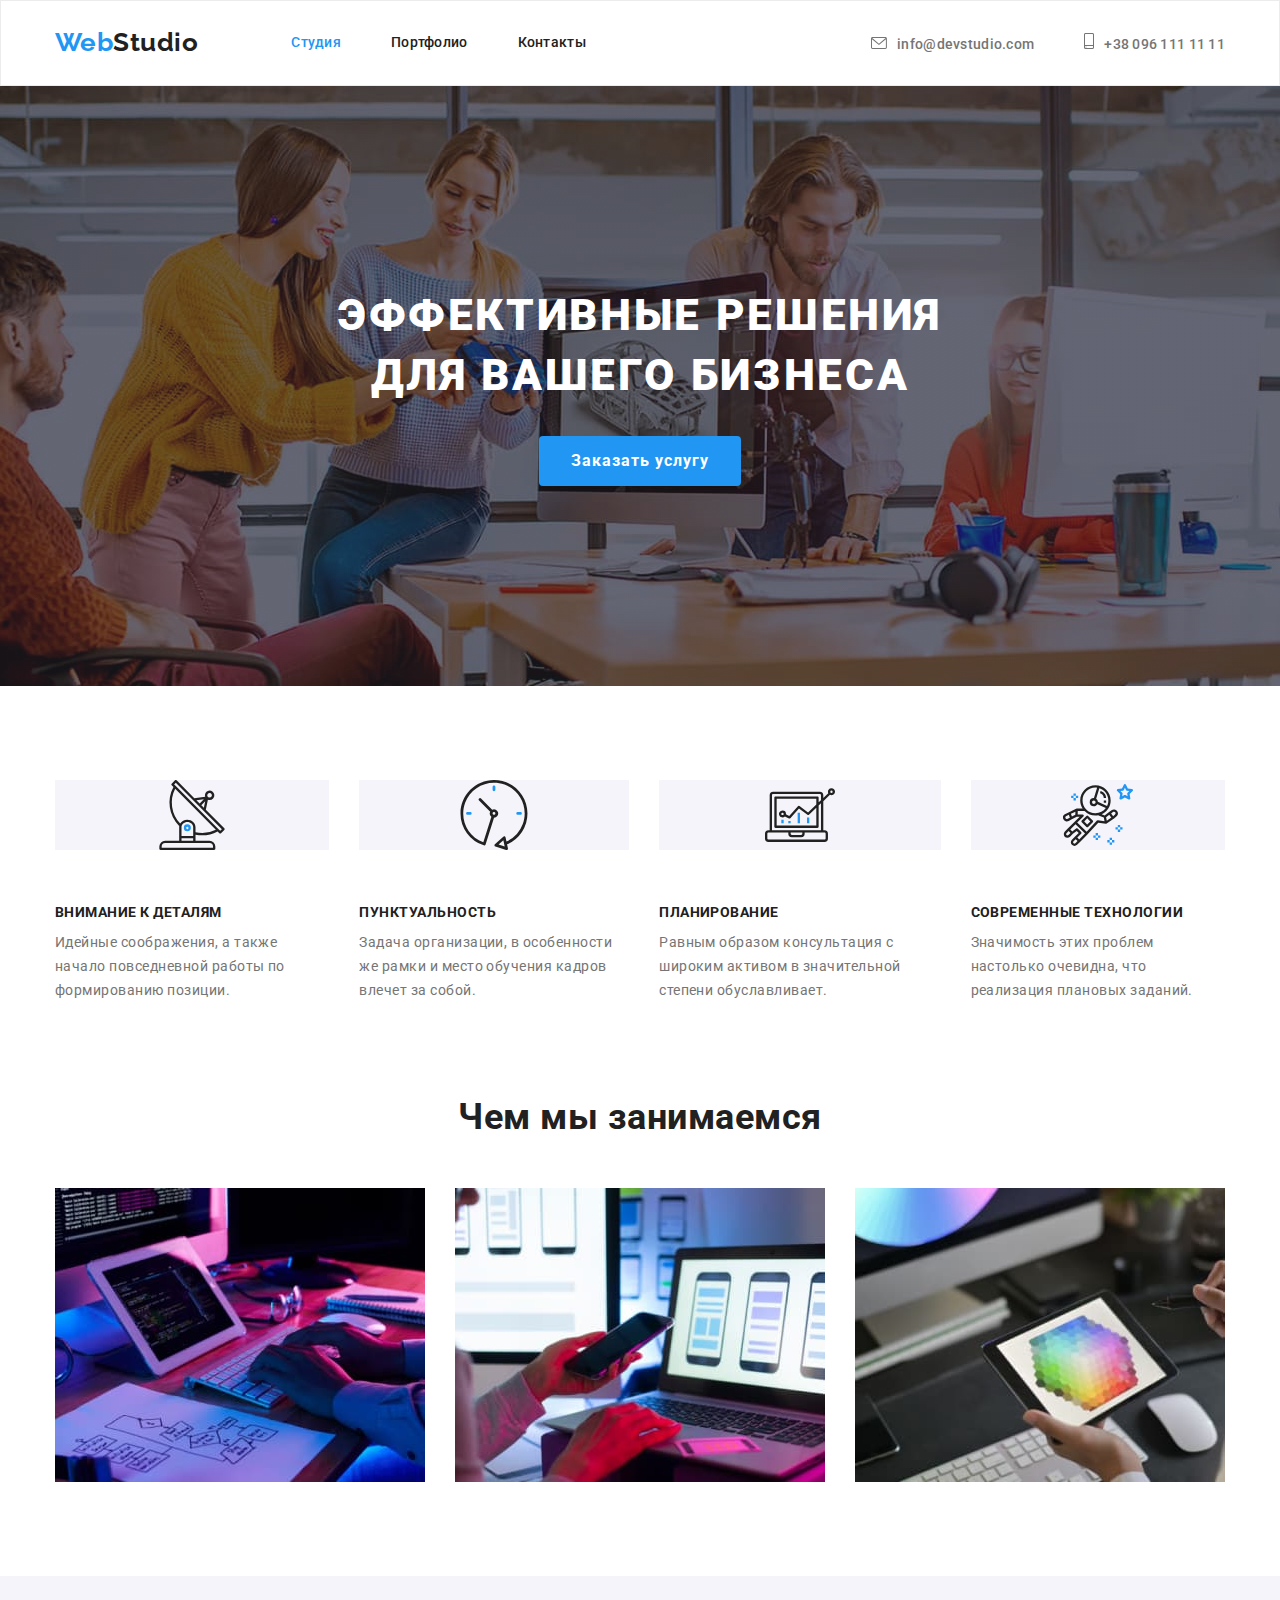
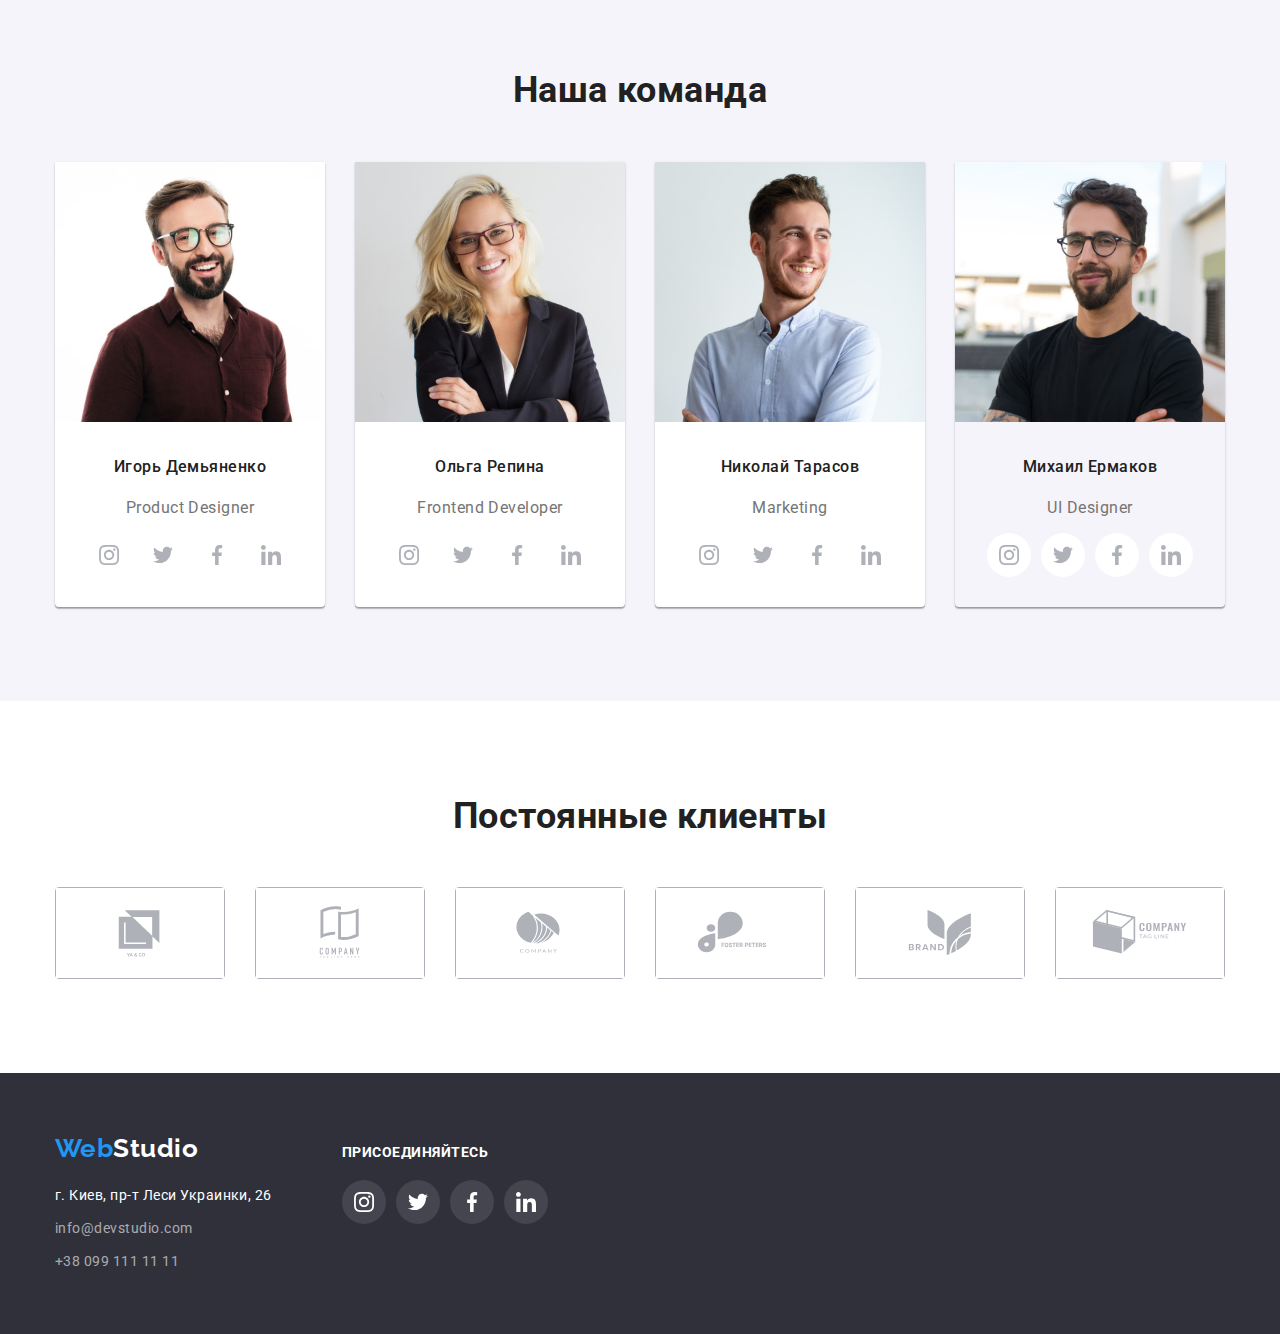
<file: index.html>
<!DOCTYPE html>
<html lang="ru">
<head>
    <meta charset="UTF-8">
    <meta http-equiv="X-UA-Compatible" content="IE=edge">
    <meta name="viewport" content="width=device-width, initial-scale=1.0">
    <title>Студия</title>
    <link rel="stylesheet" href="https://cdnjs.cloudflare.com/ajax/libs/modern-normalize/1.1.0/modern-normalize.css"
        integrity="sha512-Y0MM+V6ymRKN2zStTqzQ227DWhhp4Mzdo6gnlRnuaNCbc+YN/ZH0sBCLTM4M0oSy9c9VKiCvd4Jk44aCLrNS5Q=="
        crossorigin="anonymous" referrerpolicy="no-referrer" />
    <link rel="preconnect" href="https://fonts.googleapis.com">
    <link rel="preconnect" href="https://fonts.gstatic.com" crossorigin>
    <link href="https://fonts.googleapis.com/css2?family=Raleway:wght@700&family=Roboto:wght@400;500;700;900&display=swap"
        rel="stylesheet">
    <link rel="stylesheet" href="./css/styles.css">
</head>

<body>

<!--Шапка сайта-->
  <header class="page-header">
    <div class="container main-nav">
      <nav class="logo-nav">
       <a href="./index.html" class="logo link-all">Web<span class="studio link-all">Studio</span></a>

    <ul class="site-nav list">
        <li class="item"><a href="./index.html" class="link link-all current">Студия</a></li>
        <li class="item"><a href="./portfolio.html" class="link link-all">Портфолио</a></li>
        <li class="item"><a href="" class="link link-all">Контакты</a></li>
      </ul>
      </nav>

    <ul class="cont-nav list">
        <li class="item"><a href="mailto:info@devstudio.com" class="link link-all">
          <svg class="icon-mail">
            <use href="./icon/sprite.svg#icon-envelope-hover">
            </use>
          </svg>info@devstudio.com</a></li>
        <li class="item"><a href="tel:+380961111111" class="link link-all">
          <svg class="icon-tel">
            <use href="./icon/sprite.svg#icon-smartphone">
            </use>
          </svg>+38 096 111 11 11</a></li>
    </ul>
    </div>
  </header> 

  <main>
<!--Hero-->

    <section class="hero">
        <div class="container hero-container">
        <h1 class="hero-title">Эффективные решения для вашего бизнеса</h1>
        <button class="hero-button" type="button">Заказать услугу</button>
        </div>
    </section>

<!--Soft skils-->
<section class="skils section">
    <div class="container soft-skils">
    <h2 class="skils-title visually-hidden">Умения</h2>

    <ul class="skils-examples list">
        <li class="skils-item">
            <h3 class="title">Внимание к деталям</h3>
            <p class="paragraph">Идейные соображения, а также начало повседневной работы по формированию позиции.</p>
        </li>
        <li class="skils-item">
            <h3 class="title">Пунктуальность</h3>
            <p class="paragraph">Задача организации, в особенности же рамки и место обучения кадров влечет за собой.</p>
        </li>
        <li class="skils-item">
            <h3 class="title">Планирование</h3>
            <p class="paragraph">Равным образом консультация с широким активом в значительной степени обуславливает.</p>
        </li>
        <li class="skils-item">
            <h3 class="title">Современные технологии</h3>
            <p class="paragraph">Значимость этих проблем настолько очевидна, что реализация плановых заданий.</p>
        </li>
    </ul>
    </div>
</section>

<!-- Чем мы занимаемся -->
<section class="works">
  <div class="container work">
    <h2 class="works-title">Чем мы занимаемся</h2>
    <ul class="works-img list">
        <li class="works-item"><img class="image" src="./images1/img1.jpg" alt="Руки на клавиатуре" width="370"></li>
        <li class="works-item"><img class="image" src="./images1/img2.jpg" alt="Работа с ноутбуком и телефоном" width="370"></li>
        <li class="works-item"><img class="image" src="./images1/img3.jpg" alt="Работа с планшетом" width="370"></li>
    </ul>
    </div>
</section>

<!--Команда-->
<section class="commands">
    <div class="container command">
    <h2 class="commands-title">Наша команда</h2>
    <ul class="command-img list">
        <li class="command-item">
            <img class="image" src="./images1/photo1.jpg" alt="Игорь Демьяненко" width="270" height="260">
            <h3 class="command-title">Игорь Демьяненко</h3>
            <p class="command-text">Product Designer</p>
            <ul class="soc-list list">
              <li class="soc-item">
                <a href="" class="command-link-icon">
                  <svg class="icon-soc">
                    <use href="./icon/sprite.svg#icon-Ellipse_inst">
                    </use>
                  </svg></a>
              </li>
              <li class="soc-item">
                <a href="" class="command-link-icon">
                  <svg class="icon-soc">
                    <use href="./icon/sprite.svg#icon-Ellipse_berd">
                    </use>
                  </svg></a>
              </li>
              <li class="soc-item">
                <a href="" class="command-link-icon">
                  <svg class="icon-soc">
                    <use href="./icon/sprite.svg#icon-Ellipse_f">
                    </use>
                  </svg></a>
              </li>
              <li class="soc-item">
                <a href="" class="command-link-icon">
                  <svg class="icon-soc">
                    <use href="./icon/sprite.svg#icon-Ellipse_in">
                    </use>
                  </svg></a>
              </li>
            </ul>
        </li>
        <li class="command-item">
            <img class="image" src="./images1/photo2.jpg" alt="Ольга Репина" width="270" height="260">
            <h3 class="command-title">Ольга Репина</h3>
            <p class="command-text">Frontend Developer</p>
            <ul class="soc-list list">
              <li class="soc-item">
                <a href="" class="command-link-icon">
                  <svg class="icon-soc">
                    <use href="./icon/sprite.svg#icon-Ellipse_inst">
                   </use>
                  </svg></a>
              </li>
              <li class="soc-item">
                <a href="" class="command-link-icon">
                  <svg class="icon-soc">
                    <use href="./icon/sprite.svg#icon-Ellipse_berd">
                    </use>
                  </svg></a>
              </li>
              <li class="soc-item">
                <a href="" class="command-link-icon">
                  <svg class="icon-soc">
                    <use href="./icon/sprite.svg#icon-Ellipse_f">
                    </use>
                  </svg></a>
              </li>
              <li class="soc-item">
                <a href="" class="command-link-icon">
                  <svg class="icon-soc">
                    <use href="./icon/sprite.svg#icon-Ellipse_in">
                    </use>
                  </svg></a>
              </li>
            </ul>
        </li>
        <li class="command-item">
            <img class="image" src="./images1/photo3.jpg" alt="Николай Тарасов" width="270" height="260">
            <h3 class="command-title">Николай Тарасов</h3>
            <p class="command-text">Marketing</p>
            <ul class="soc-list list">
              <li class="soc-item">
                <a href="" class="command-link-icon">
                  <svg class="icon-soc">
                    <use href="./icon/sprite.svg#icon-Ellipse_inst">
                    </use>
                  </svg></a>
              </li>
              <li class="soc-item">
                <a href="" class="command-link-icon">
                  <svg class="icon-soc">
                    <use href="./icon/sprite.svg#icon-Ellipse_berd">
                    </use>
                  </svg></a>
              </li>
              <li class="soc-item">
                <a href="" class="command-link-icon">
                  <svg class="icon-soc">
                    <use href="./icon/sprite.svg#icon-Ellipse_f">
                    </use>
                  </svg></a>
              </li>
              <li class="soc-item">
                <a href="" class="command-link-icon">
                  <svg class="icon-soc">
                    <use href="./icon/sprite.svg#icon-Ellipse_in">
                    </use>
                  </svg></a>
              </li>
            </ul>
        </li>
        <li class="command-item">
            <img class="image" src="./images1/photo4.jpg" alt="Михаил Ермаков" width="270" height="260">
            <h3 class="command-title">Михаил Ермаков</h3>
            <p class="command-text">UI Designer</p>
            <ul class="soc-list list">
              <li class="soc-item">
                <a href="" class="command-link-icon">
                  <svg class="icon-soc">
                    <use href="./icon/sprite.svg#icon-Ellipse_inst">
                    </use>
                  </svg></a>
              </li>
              <li class="soc-item">
                <a href="" class="command-link-icon">
                  <svg class="icon-soc">
                    <use href="./icon/sprite.svg#icon-Ellipse_berd">
                    </use>
                  </svg></a>
              </li>
              <li class="soc-item">
                <a href="" class="command-link-icon">
                  <svg class="icon-soc">
                    <use href="./icon/sprite.svg#icon-Ellipse_f">
                    </use>
                  </svg></a>
              </li>
              <li class="soc-item">
                <a href="" class="command-link-icon">
                  <svg class="icon-soc">
                    <use href="./icon/sprite.svg#icon-Ellipse_in">
                    </use>
                  </svg></a>
              </li>
            </ul>
        </li>
    </ul>
    </div>
</section>
  </main>

<!-- Постоянные клиенты -->
<section class="klient">
<div class="klients container">
  <h2 class="klients-title">Постоянные клиенты</h2>
  <ul class="klients-list list">
    <li class="klients-item">
      <a href="" class="klients-link">
        <svg class="klients-icon" 
        width="106" 
        height="60">
          <use href="./icon/sprite.svg#icon-Logo6"></use>
        </svg>
      </a>
    </li>
    <li class="klients-item">
      <a href="" class="klients-link">
        <svg class="klients-icon" width="106" height="60">
          <use href="./icon/sprite.svg#icon-Logo1"></use>
        </svg>
      </a>
    </li>
    <li class="klients-item">
      <a href="" class="klients-link">
        <svg class="klients-icon" width="106" height="60">
          <use href="./icon/sprite.svg#icon-Logo2"></use>
        </svg>
      </a>
    </li>
    <li class="klients-item">
      <a href="" class="klients-link">
        <svg class="klients-icon" width="106" height="60">
          <use href="./icon/sprite.svg#icon-Log3"></use>
        </svg>
      </a>
    </li>
    <li class="klients-item">
      <a href="" class="klients-link">
        <svg class="klients-icon" width="106" height="60">
          <use href="./icon/sprite.svg#icon-Logo4"></use>
        </svg>
      </a>
    </li>
    <li class="klients-item">
      <a href="" class="klients-link">
        <svg class="klients-icon" width="106" height="60">
          <use href="./icon/sprite.svg#icon-Logo5"></use>
        </svg>
      </a>
    </li>
  </ul>
</div>
</section>

<!--Подвал-->

  <footer>

<section class="footer">
<div class="container main-footer">
  <div class="footer-section">
    <a href="./index.html" class="logo-footer link-all">Web<span class="studio-footer link-all">Studio</span></a>

    <address class="footer-add">
  г. Киев, пр-т Леси Украинки, 26
    </address>

    <ul class="footer-link list">
    <li class="mail"><a href="mailto:info@info@example.com" class="link-all">info@devstudio.com</a></li>
    <li class="tel"><a href="tel:+380991111111" class="link-all">+38 099 111 11 11</a></li>
    </ul>
  </div>

<div class="network">
  <h2 class="network-title icons">Присоединяйтесь</h2>
    <ul class="footer-list list">
      <li class="footer-item">
    <a href="" class="link-icon">
      <svg class="icon-soc-foot">
        <use href="./icon/sprite.svg#icon-Ellipse_inst">
        </use>
      </svg></a>
      </li>
      <li class="footer-item">
    <a href="" class="link-icon">
      <svg class="icon-soc-foot">
        <use href="./icon/sprite.svg#icon-Ellipse_berd">
        </use>
      </svg></a>
      </li>
      <li class="footer-item">
    <a href="" class="link-icon">
      <svg class="icon-soc-foot">
        <use href="./icon/sprite.svg#icon-Ellipse_f">
        </use>
      </svg></a>
      </li>
      <li class="footer-item">
    <a href="" class="link-icon">
      <svg class="icon-soc-foot">
        <use href="./icon/sprite.svg#icon-Ellipse_in">
        </use>
      </svg></a>
      </li>
    </ul>
</div>
</div>

</section>

  </footer>
</body>
</html>
</file>
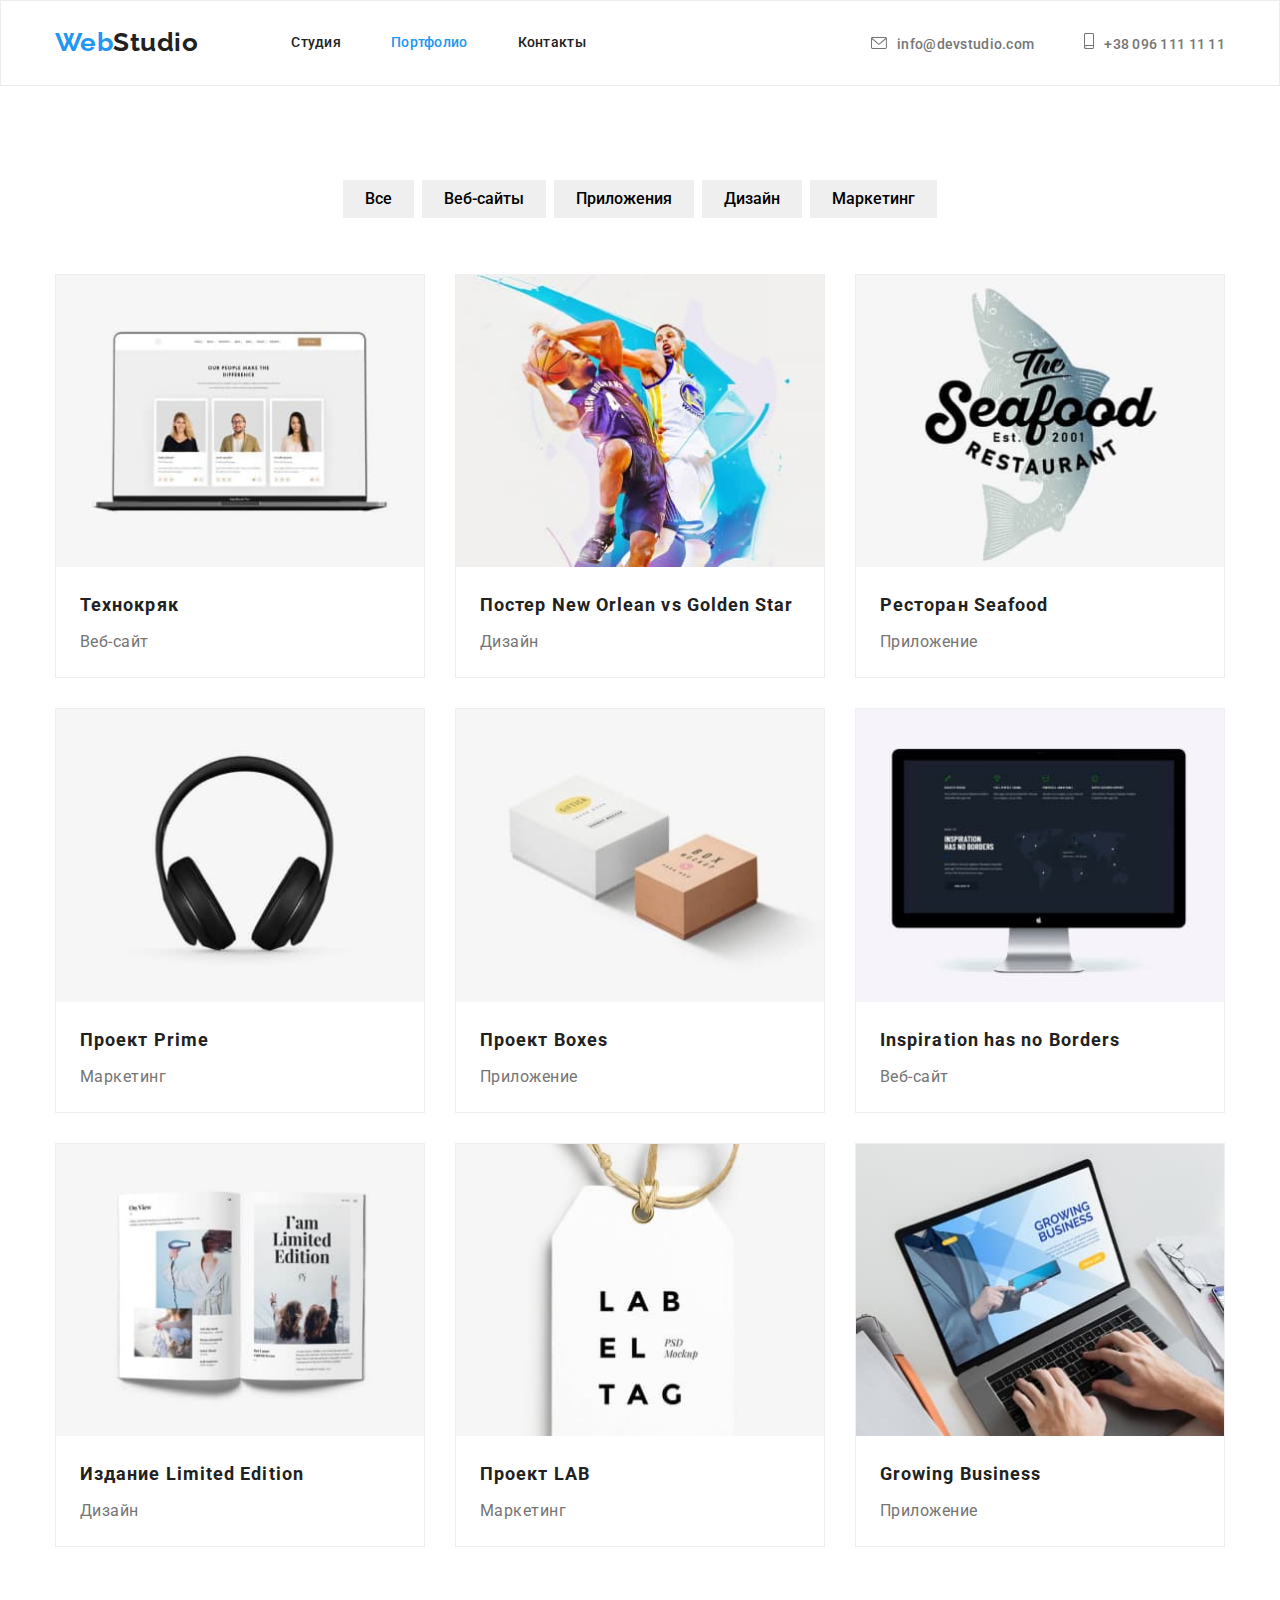
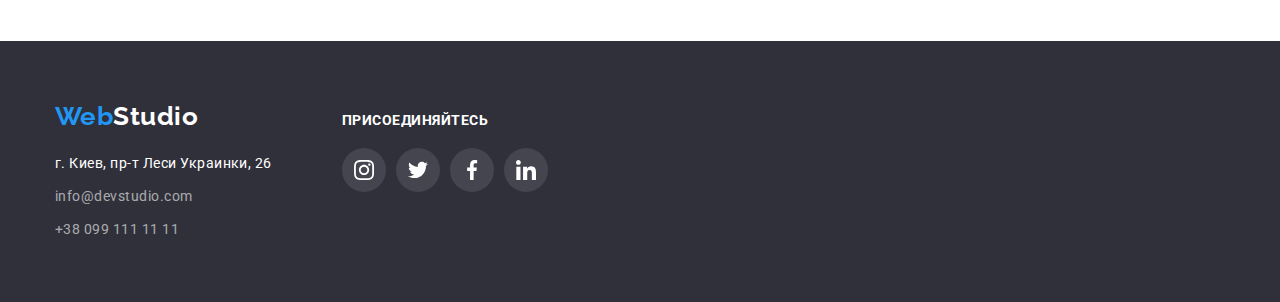
<file: portfolio.html>
<!DOCTYPE html>
<html lang="ru">
<head>
    <meta charset="UTF-8">
    <meta http-equiv="X-UA-Compatible" content="IE=edge">
    <meta name="viewport" content="width=device-width, initial-scale=1.0">
    <title>Портфолио</title>
    <link rel="stylesheet" href="https://cdnjs.cloudflare.com/ajax/libs/modern-normalize/1.1.0/modern-normalize.css"
        integrity="sha512-Y0MM+V6ymRKN2zStTqzQ227DWhhp4Mzdo6gnlRnuaNCbc+YN/ZH0sBCLTM4M0oSy9c9VKiCvd4Jk44aCLrNS5Q=="
        crossorigin="anonymous" referrerpolicy="no-referrer" />
    <link rel="preconnect" href="https://fonts.googleapis.com">
    <link rel="preconnect" href="https://fonts.gstatic.com" crossorigin>
    <link href="https://fonts.googleapis.com/css2?family=Raleway:wght@700&family=Roboto:wght@400;500;700;900&display=swap"
        rel="stylesheet">
    <link rel="stylesheet" href="./css/styles.css">

<body>

    <!--Шапка сайта-->
    <header class="page-header">
        <div class="container main-nav">
            <nav class="logo-nav">
                <a href="./index.html" class="logo link-all">Web<span class="studio link-all">Studio</span></a>
    
                <ul class="site-nav list">
                    <li class="item"><a href="./index.html" class="link link-all">Студия</a></li>
                    <li class="item"><a href="./portfolio.html" class="link link-all current">Портфолио</a></li>
                    <li class="item"><a href="" class="link link-all">Контакты</a></li>
                </ul>
            </nav>
    
            <ul class="cont-nav list">
                <li class="item"><a href="mailto:info@devstudio.com" class="link link-all">
                        <svg class="icon-mail">
                            <use href="./icon/sprite.svg#icon-envelope-hover">
                            </use>
                        </svg>info@devstudio.com</a></li>
                <li class="item"><a href="tel:+380961111111" class="link link-all">
                        <svg class="icon-tel">
                            <use href="./icon/sprite.svg#icon-smartphone">
                            </use>
                        </svg>+38 096 111 11 11</a></li>
            </ul>
        </div>
    </header>
    
<main>
    <!--Основной контент-->

       <!--Наши работы-->
 <section class="filtre">
   <div class="container">
    <h1 class="visually-hidden">Кнопки</h1>
        <ul class="filtre-button list">
            <li class="filtre-item"><button class="portfolio" type="button">Все</button></li>
            <li class="filtre-item"><button class="portfolio" type="button">Веб-сайты</button></li>
            <li class="filtre-item"><button class="portfolio" type="button">Приложения</button></li>
            <li class="filtre-item"><button class="portfolio" type="button">Дизайн</button></li>
            <li class="filtre-item"><button class="portfolio" type="button">Маркетинг</button></li>
        </ul> 
   </div>
        <div class="container example">
        <ul class="flex-container list">
            <li class="flex-element"> 
                <img class="image" src="./images2/img1.jpg" alt="Технокряк" width="370" height="294">
                <h2 class="image-title">Технокряк</h2>
                <p class="image-text">Веб-сайт</p>
            </li>
            <li class="flex-element">
                <img class="image" src="./images2/img2.jpg" alt="Постер New Orlean vs Golden Star" width="370" height="294">
                <h2 class="image-title">Постер<span lang="en"> New Orlean vs Golden Star</span></h2>
                <p class="image-text">Дизайн</p>
            </li>
            <li class="flex-element">
                <img class="image" src="./images2/img3.jpg" alt="Ресторан Seafood" width="370" height="294">
                <h2 class="image-title">Ресторан<span lang="en"> Seafood</span></h2>
                <p class="image-text">Приложение</p>
            </li>
            <li class="flex-element">
                <img class="image" src="./images2/img4.jpg" alt="Проект Prime" width="370" height="294">
                <h2 class="image-title">Проект<span lang="en"> Prime</span></h2>
                <p class="image-text">Маркетинг</p>
            </li>
            <li class="flex-element">
                <img class="image" src="./images2/img5.jpg" alt="Проект Boxes" width="370" height="294">
                <h2 class="image-title">Проект<span lang="en"> Boxes</span></h2>
                <p class="image-text">Приложение</p>
            </li>
            <li class="flex-element">
                <img class="image" src="./images2/img6.jpg" alt="Inspiration has no Borders" width="370" height="294">
                <h2 class="image-title" lang="en">Inspiration has no Borders</h2>
                <p class="image-text">Веб-сайт</p>
            </li>
            <li class="flex-element">
                <img class="image" src="./images2/img7.jpg" alt="Издание Limited Edition" width="370" height="294">
                <h2 class="image-title">Издание<span lang="en"> Limited Edition</span></h2>
                <p class="image-text">Дизайн</p>
            </li>
            <li class="flex-element">
                <img class="image" src="./images2/img8.jpg" alt="Проект LAB" width="370" height="294">
                <h2 class="image-title">Проект<span lang="en"> LAB</span></h2>
                <p class="image-text">Маркетинг</p>
            </li>
            <li class="flex-element">
                <img class="image" src="./images2/img9.jpg" alt="Growing Business" width="370" height="294">
                <h2 class="image-title" lang="en">Growing Business</h2>
                <p class="image-text">Приложение</p>
            </li>
        </ul>
        </div>
    </section>
</main>

<!--Подвал-->

<footer>

    <section class="footer">
        <div class="container main-footer">
            <div class="footer-section">
                <a href="./index.html" class="logo-footer link-all">Web<span
                        class="studio-footer link-all">Studio</span></a>

                <address class="footer-add">
                    г. Киев, пр-т Леси Украинки, 26
                </address>

                <ul class="footer-link list">
                    <li class="mail"><a href="mailto:info@info@example.com" class="link-all">info@devstudio.com</a></li>
                    <li class="tel"><a href="tel:+380991111111" class="link-all">+38 099 111 11 11</a></li>
                </ul>
            </div>

            <div class="network">
                <h2 class="network-title icons">Присоединяйтесь</h2>
                <ul class="footer-list list">
                    <li class="footer-item">
                        <a href="" class="link-icon">
                            <svg class="icon-soc-foot">
                                <use href="./icon/sprite.svg#icon-Ellipse_inst">
                                </use>
                            </svg></a>
                    </li>
                    <li class="footer-item">
                        <a href="" class="link-icon">
                            <svg class="icon-soc-foot">
                                <use href="./icon/sprite.svg#icon-Ellipse_berd">
                                </use>
                            </svg></a>
                    </li>
                    <li class="footer-item">
                        <a href="" class="link-icon">
                            <svg class="icon-soc-foot">
                                <use href="./icon/sprite.svg#icon-Ellipse_f">
                                </use>
                            </svg></a>
                    </li>
                    <li class="footer-item">
                        <a href="" class="link-icon">
                            <svg class="icon-soc-foot">
                                <use href="./icon/sprite.svg#icon-Ellipse_in">
                                </use>
                            </svg></a>
                    </li>
                </ul>
            </div>
        </div>

    </section>

</footer>
    
</body>
</html>
</file>
<file: css/styles.css>
:root {
  --primary-text-color: #212121;
  --title-text-color: #757575;
  --accent-color: #2196f3;
  --text-footer-color: rgba(255, 255, 255, 0.6);
  --font-icon-footer: rgba(255, 255, 255, 0.1);
  --text-white: #ffffff;

  --primary-bkg-color: #e5e5e5;
  --footer-bkg-color: #2f303a;
  --secondery-bkg-color: #f5f4fa;
  --font-bkg-color: #2f303a;
  --font-bkg-white-color: #ffffff;
  --font-icon: #afb1b8;
}

p,
h1,
h2,
h3,
h4,
h5,
h6 {
  margin: 0;
}

ul {
  margin: 0;
  padding: 0;
}

img {
  display: block;
}

.container {
  width: 1200px;
  margin: 0 auto;
  padding-left: 15px;
  padding-right: 15px;
}

button {
  cursor: pointer;
}

body {
  font-family: Roboto, sans-serif;
  background-color: #ffffff;
  color: var(--primary-text-color);
  letter-spacing: 0.03em;
}
/* Утилиты  */

.list {
  list-style: none;
}

.link-all {
  text-decoration: none;
}

.btn {
  width: 200;
  display: inline-block;
}

.image {
  display: block;
  max-width: 100%;
  height: auto;
}

/* Шапка сайта */

.page-header {
  background-color: var(--font-bkg-white-color);
  border: 1px solid #ececec;
}

.logo,
.studio {
  margin-top: 24px;
  margin-bottom: 25px;
  font-family: Raleway, sans-serif;
  color: var(--accent-color);
  font-family: Raleway;
  font-weight: bold;
  font-size: 26px;
  line-height: 1.19;
}

.logo:hover,
.logo:focus {
  color: var(--accent-color);
  text-decoration: underline;
}

.studio {
  margin-right: 93px;
  color: var(--primary-text-color);
}

.icon-mail {
  width: 16px;
  height: 12px;
  margin-right: 10px;
  fill: currentColor;
}

.icon-tel {
  width: 10px;
  height: 16px;
  margin-right: 10px;
  fill: currentColor;
}
.icon-mail:hover,
.icon-mail:focus {
  fill: var(--accent-color);
}
.icon-tel:hover,
.icon-tel:focus {
  fill: var(--accent-color);
}

/* Main-nav */

.main-nav {
  display: flex;
  align-items: center;
  justify-content: center;
  background-color: var(--font-bkg-header-color);
}

.logo-nav {
  display: flex;
}

/* Site-nav */

.site-nav {
  display: flex;
}
.site-nav .item:not(:last-child) {
  margin-right: 50px;
}
.site-nav .link {
  display: block;
  padding-top: 32px;
  padding-bottom: 32px;

  color: var(--primary-text-color);
  font-weight: 500;
  font-size: 14px;
  line-height: 1.14;
  letter-spacing: 0.02em;
}
.cont-nav {
  display: flex;
  align-items: baseline;
  margin-left: auto;
}

.cont-nav .item + .item {
  margin-left: 50px;
}

.cont-nav .link {
  display: block;
  padding-top: 32px;
  padding-bottom: 32px;
  color: var(--title-text-color);
  font-weight: 500;
  font-size: 14px;
  line-height: 1.14;
  letter-spacing: 0.02em;
}

.site-nav a:hover,
.cont-nav a:hover,
.site-nav a:focus,
.cont-nav a:focus {
  color: var(--accent-color);
}

.site-nav .link.current {
  color: var(--accent-color);
}

/* ----------Hero------------------ */

.hero {
  text-align: center;
  padding-top: 200px;
  padding-bottom: 200px;
  max-width: 1600px;
  height: 600px;
  margin-left: auto;
  margin-right: auto;

  background-color: #c4c4c4;
  background-image: linear-gradient(
      rgba(47, 48, 58, 0.4),
      rgba(47, 48, 58, 0.4)
    ),
    url(../images1/Img.jpg);
  background-position: center;
  background-size: cover;
  background-repeat: no-repeat;
}

.hero-title {
  width: 696px;
  color: var(--text-white);
  margin-left: auto;
  margin-right: auto;
  margin-top: 0;
  margin-bottom: 30px;
  font-weight: 900;
  font-size: 44px;
  line-height: 1.36;
  letter-spacing: 0.06em;
  text-transform: uppercase;
}

.hero-button {
  border: none;
  border-radius: 4px;
  padding: 10px 32px;
  min-width: 200px;

  color: var(--text-white);
  font-family: inherit;
  font-weight: bold;
  font-size: 16px;
  line-height: 1.87;

  align-items: center;
  text-align: center;
  letter-spacing: 0.06em;
  box-shadow: 0px 4px 4px rgba(0, 0, 0, 0.15);

  background-color: var(--accent-color);
}

.hero-button:hover,
.hero-button:focus {
  background-color: #2196f3;
}

/* /-------------*Soft skils*--------------/  */

.visually-hidden {
  position: absolute;
  width: 1px;
  height: 1px;
  margin: -1px;
  padding: 0;
  overflow: hidden;
  border: 0;
  clip: rect(0 0 0 0);
}

.skils {
  padding-top: 94px;
  padding-bottom: 94px;
}

.skils-title {
  margin: 0;
}

.skils-examples {
  display: flex;
  align-items: flex-start;
  justify-content: space-between;
}

.skils-examples .skils-item:not(:last-child) {
  margin-right: 30px;
}

.skils-examples .title {
  margin-bottom: 10px;
  color: var(--primary-text-color);
  font-weight: bold;
  font-size: 14px;
  line-height: 1.14;
  text-transform: uppercase;
}

.skils-examples p {
  margin-top: 0;
  margin-bottom: 0;
  color: var(--title-text-color);
  font-size: 14px;
  line-height: 1.71;
}

.skils-item::before {
  display: block;
  content: "";
  height: 70px;
  background-size: contain;
  background-repeat: no-repeat;
  background-position: center;
  background-color: var(--secondery-bkg-color);
  margin-bottom: 55px;
}

.skils-item:nth-child(1)::before {
  background-image: url(../icon/antenna.svg);
}

.skils-item:nth-child(2)::before {
  background-image: url(../icon/clock.svg);
}

.skils-item:nth-child(3)::before {
  background-image: url(../icon/diagram.svg);
}

.skils-item:nth-child(4)::before {
  background-image: url(../icon/astronaut.svg);
}

/* /----------------* Чем мы занимаемся *------------/  */

.works {
  padding-bottom: 94px;
}

.works-img {
  display: flex;
}

.works-item:not(:last-child) {
  margin-right: 30px;
}

.works-title,
.commands-title {
  margin-top: 0;
  margin-bottom: 50px;
  color: var(--primary-text-color);
  font-weight: bold;
  font-size: 36px;
  line-height: 1.16;
  text-align: center;
}

/* Команда */

.commands {
  background-color: var(--secondery-bkg-color);
  padding-top: 94px;
  padding-bottom: 94px;
}

.command-img {
  display: flex;
}

.command-item {
  box-shadow: 0px 1px 3px rgba(0, 0, 0, 0.12), 0px 1px 1px rgba(0, 0, 0, 0.14),
    0px 2px 1px rgba(0, 0, 0, 0.2);
  border-radius: 0px 0px 4px 4px;
}

.command-item:not(:last-child) {
  margin-right: 30px;
  background-color: var(--font-bkg-white-color);
}
.command-title {
  margin-top: 30px;
  margin-bottom: 0;
  color: var(--primary-text-color);
  font-weight: 500;
  font-size: 16px;
  line-height: 1.9;
  text-align: center;
}
.command-text {
  margin-top: 10px;
  margin-bottom: 10px;
  color: var(--title-text-color);
  font-size: 16px;
  line-height: 1.9;
  text-align: center;
}

.soc-list {
  display: flex;
  justify-content: center;
}
.soc-item {
  width: 44px;
  height: 44px;
  margin-bottom: 30px;
}

.command-link-icon {
  width: 100%;
  height: 100%;
  display: flex;
  align-items: center;
  justify-content: center;
  border-radius: 50%;
  background-color: var(--font-bkg-white-color);
}

.soc-item + .soc-item {
  margin-left: 10px;
}

.icon-soc {
  width: 20px;
  height: 20px;
  fill: var(--font-icon);
}

.command-link-icon:hover,
.command-link-icon:focus {
  background-color: var(--accent-color);
}

.command-link-icon:hover .icon-soc,
.command-link-icon:focus .icon-soc {
  fill: var(--text-white);
}

/* -------Наши работы--------- */

.filtre {
  padding-top: 94px;
  padding-bottom: 94px;
  background-color: var(--font-bkg-white-color);
}

.filtre-button {
  display: flex;
  justify-content: center;
  align-items: center;
  padding-bottom: 56px;
}

.filtre-button .filtre-item:not(:last-child) {
  margin-right: 8px;
}

.portfolio {
  border: none;
  padding: 6px 22px;
  font-family: inherit;
  font-weight: 500;
  font-size: 16px;
  line-height: 1.62;
  text-align: center;
}

.flex-element:hover,
.flex-element:focus {
  border: 1px solid #eeeeee;
  box-sizing: border-box;
  box-shadow: 0px 1px 1px rgba(0, 0, 0, 0.12), 0px 4px 4px rgba(0, 0, 0, 0.06),
    1px 4px 6px rgba(0, 0, 0, 0.16);
}

.flex-container {
  display: flex;
  flex-wrap: wrap;
}

.flex-element {
  width: 370px;
  background-color: var(--font-bkg-header-color);
  margin-right: 30px;
  margin-bottom: 30px;
  border: 1px solid #eeeeee;
}

.flex-element:nth-child(3n) {
  margin-right: 0;
}

.flex-element:nth-last-child(-n + 3) {
  margin-bottom: 0;
}

.flex-element:hover,
.flex-element:focus {
  border: 1px solid var(--accent-color);
  box-sizing: border-box;
}

.image-title {
  margin-top: 20px;
  margin-bottom: 4px;
  margin-left: 24px;
  font-size: 18px;
  line-height: 36px;
  letter-spacing: 0.06em;

  color: var(--primary-text-color);
}
.image-title:hover,
.image-title:focus {
  text-decoration: underline 2px var(--accent-color);
}

.image-text {
  margin-bottom: 20px;
  margin-left: 24px;
  font-size: 16px;
  line-height: 30px;

  color: var(--title-text-color);
}

.image-text:hover,
.image-text:focus {
  text-decoration: underline 2px var(--accent-color);
}

/*-----------------Постоянные клиенты---------------- */

.klient {
  padding-top: 94px;
  padding-bottom: 94px;
}

.klients-title {
  font-weight: bold;
  font-size: 36px;
  line-height: 42px;
  text-align: center;
  margin-bottom: 50px;

  color: var(--primary-text-color);
}
.klients-list {
  display: flex;
  justify-content: center;
}

.klients-item {
  width: 170px;
  height: 92px;
  border: 1px solid var(--font-icon);
  box-sizing: border-box;
  border-radius: 4px;
}

.klients-item + .klients-item {
  margin-left: 30px;
}

.klients-link {
  width: 100%;
  height: 100%;
  display: flex;
  align-items: center;
  justify-content: center;
  background-color: var(--font-bkg-white-color);
}

.klients-icon {
  fill: var(--font-icon);
}

.klients-link:hover .klients-icon,
.klients-link:focus .klients-icon {
  fill: var(--accent-color);
}

.klients-item:hover,
.klients-item:focus {
  border: 1px solid var(--accent-color);
}

/*--------------------- Подвал------------------------ */

.footer {
  background-color: var(--footer-bkg-color);
  padding-top: 60px;
  padding-bottom: 60px;
  max-width: 1600px;
}
.main-footer {
  display: flex;
  align-items: baseline;
}

.logo-footer,
.studio-footer {
  font-family: Raleway;
  font-style: normal;
  font-weight: bold;
  font-size: 26px;
  line-height: 31px;

  color: var(--text-white);
}

.logo-footer:hover,
.logo-footer:focus {
  text-decoration: underline;
}

.logo-footer {
  color: var(--accent-color);
}

.footer-add {
  margin-top: 20px;
  margin-bottom: 9px;
  font-family: inherit;
  font-style: normal;
  color: var(--text-white);
  font-size: 14px;
  line-height: 1.71;
}

.footer-link a {
  font-family: inherit;
  color: var(--text-footer-color);
  font-size: 14px;
  line-height: 1.71;
}
.footer-link a:hover,
.footer-link a:focus {
  color: var(--accent-color);
}

.mail {
  margin-bottom: 9px;
}

.icons {
  display: flex;
  margin-left: 70px;
}

.network-title {
  margin-bottom: 20px;
  font-weight: bold;
  font-size: 14px;
  line-height: 1, 14;
  text-transform: uppercase;

  color: #ffffff;
}

.footer-list {
  display: flex;
  justify-content: center;
  margin-left: 70px;
}

.footer-item {
  width: 44px;
  height: 44px;
}

.link-icon {
  width: 100%;
  height: 100%;
  display: flex;
  align-items: center;
  justify-content: center;
  border-radius: 50%;
  background-color: var(--font-icon-footer);
}
.footer-item + .footer-item {
  margin-left: 10px;
}

.icon-soc-foot {
  width: 20px;
  height: 20px;
  fill: var(--text-white);
}

.link-icon:hover,
.link-icon:focus {
  background-color: var(--accent-color);
}
</file>
